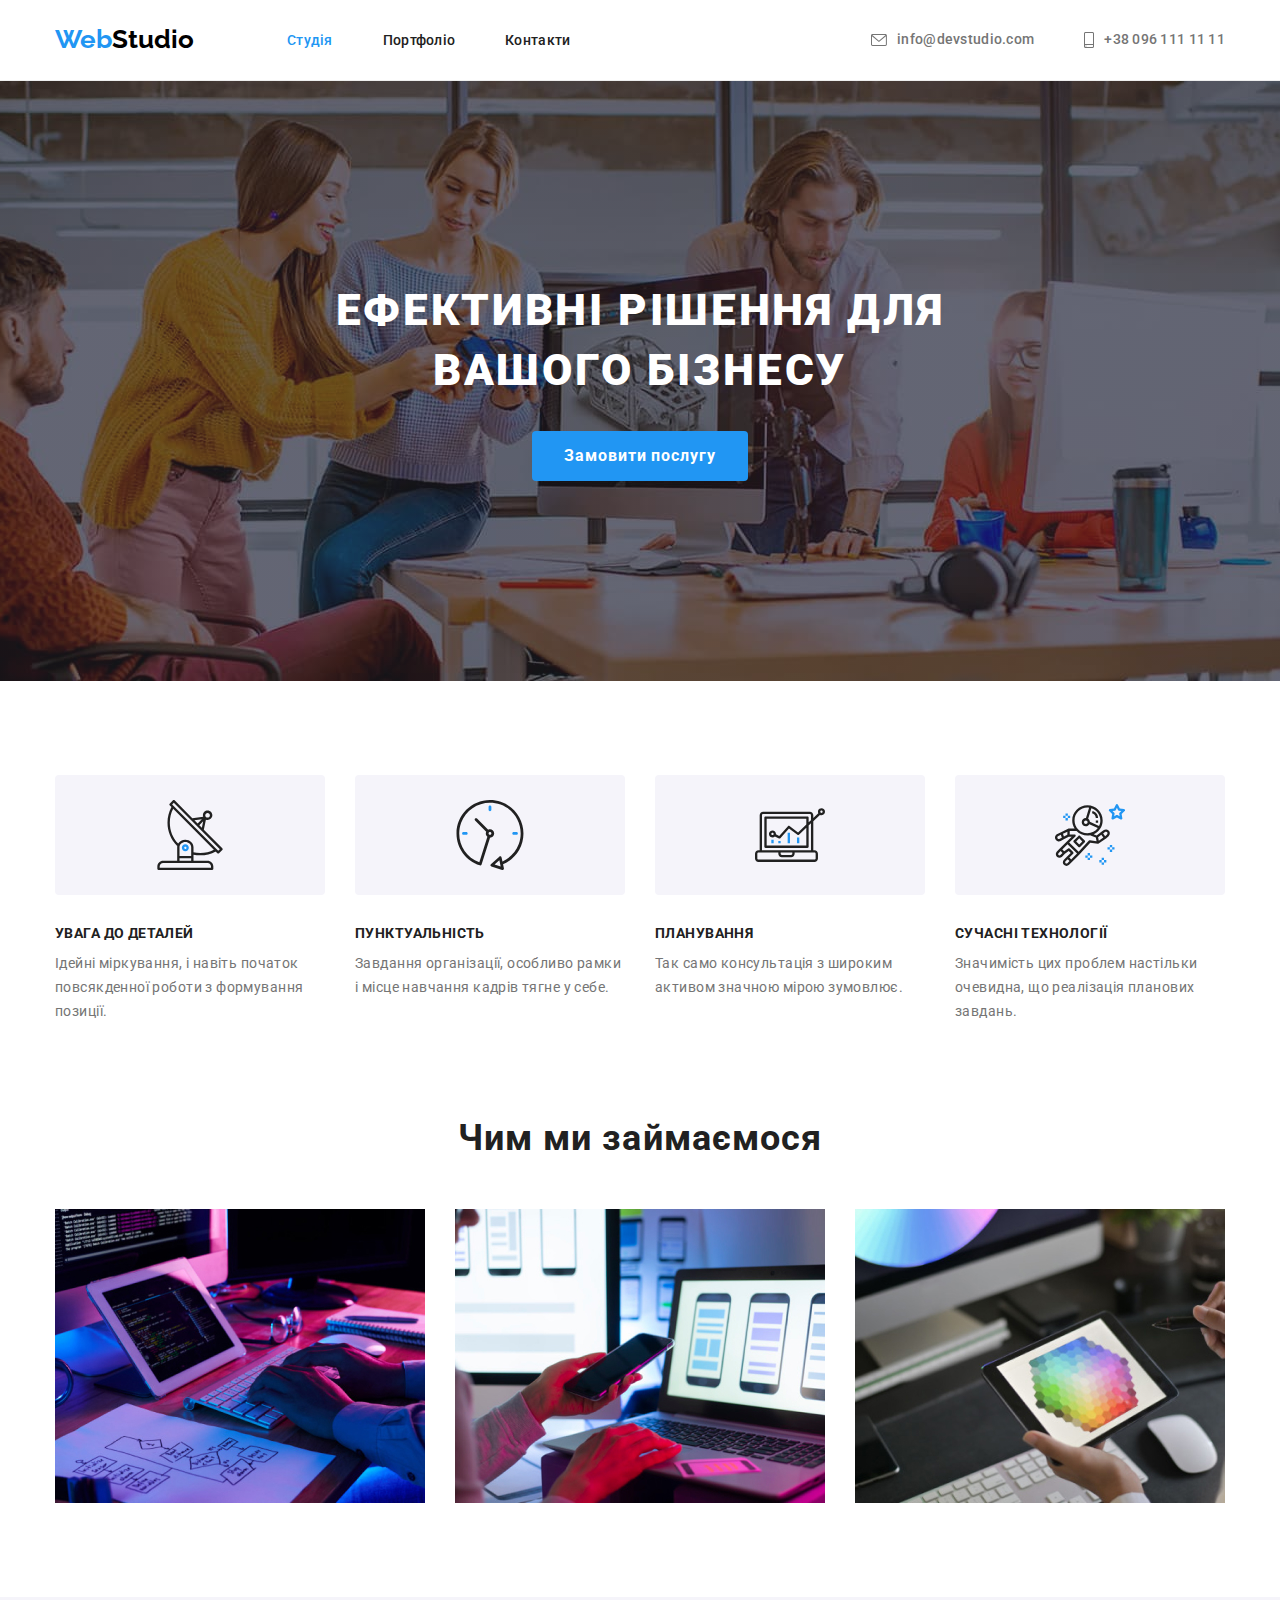
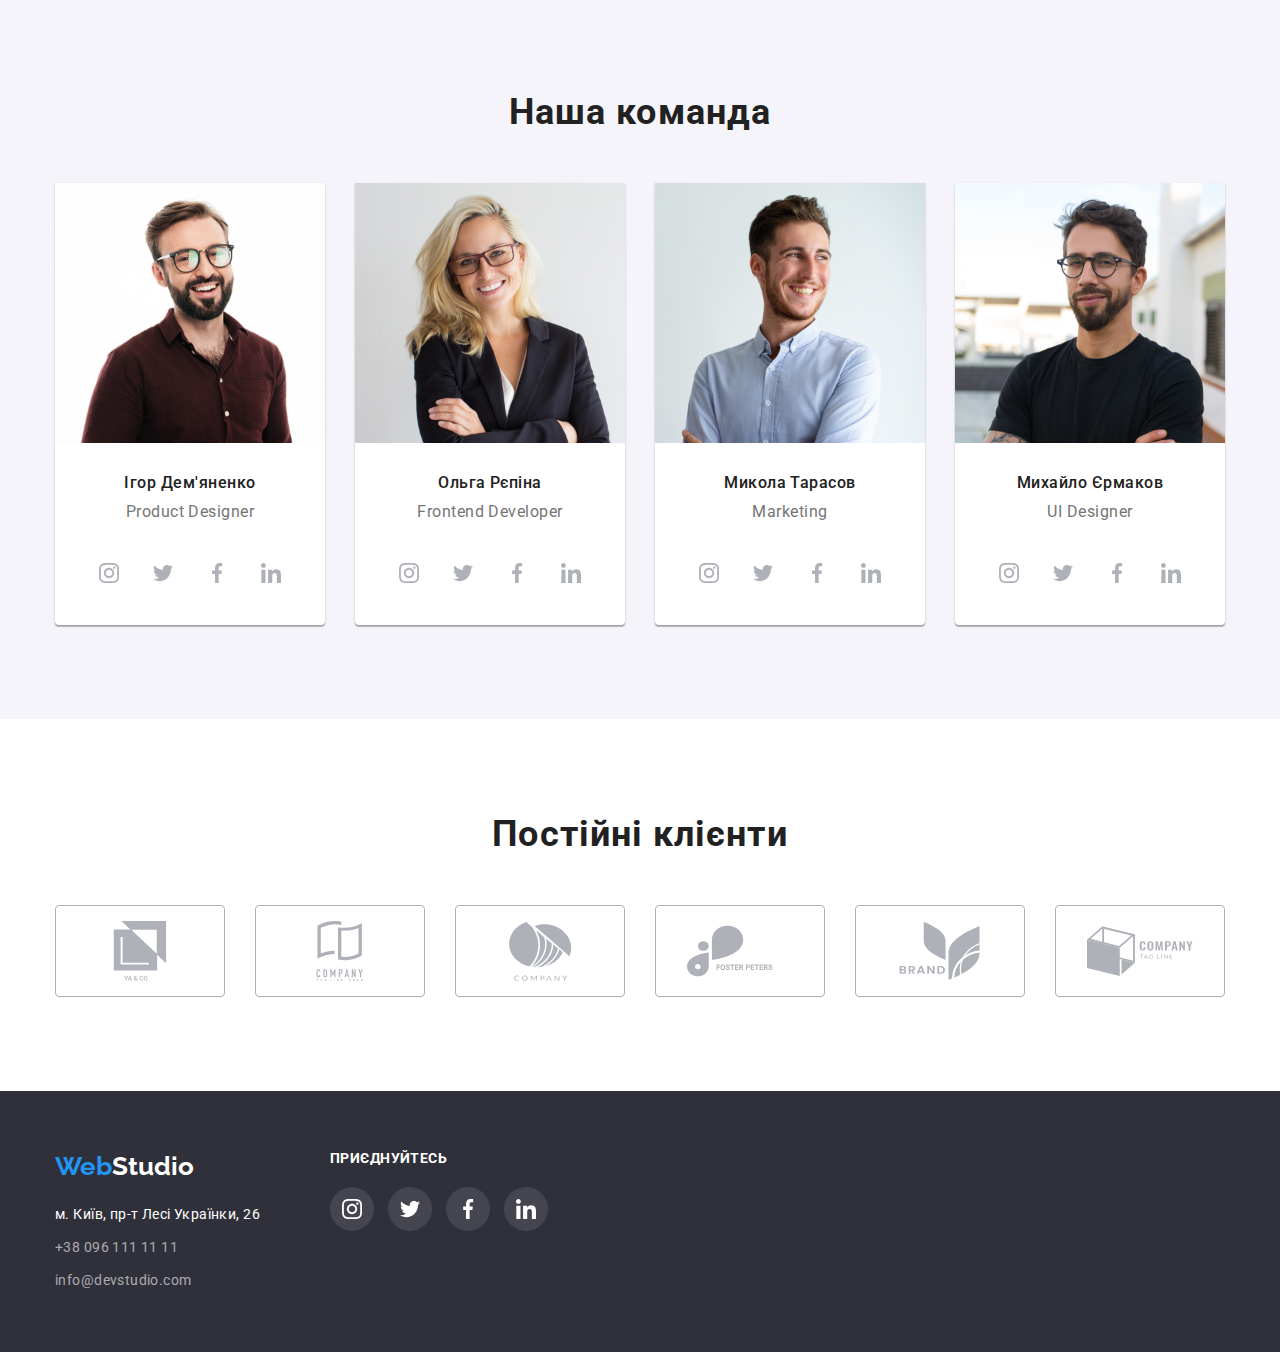
<file: index.html>
<!DOCTYPE html>
<html lang="uk">

<head>
    <meta charset="UTF-8">
    <meta http-equiv="X-UA-Compatible" content="IE=edge">
    <meta name="viewport" content="width=device-width, initial-scale=1.0">
    <title>WebStudio</title>
    <link rel="preconnect" href="https://fonts.googleapis.com">
    <link rel="preconnect" href="https://fonts.gstatic.com" crossorigin>
    <link
        href="https://fonts.googleapis.com/css2?family=Raleway:wght@700&family=Roboto:wght@400;500;700;900&display=swap"
        rel="stylesheet">
    <link rel="stylesheet"
        href="https://cdnjs.cloudflare.com/ajax/libs/modern-normalize/1.1.0/modern-normalize.min.css" />
    <link rel="stylesheet" href="./css/styles.css">
</head>

<body>
    <header class="main-header">
        <div class="top conteiner">
            <nav class="navigation">
                <a href="./index.html" class="header-logo">
                    <span class="header-logo-blue">Web</span>Studio
                </a>
                <ul class="navigation-list">
                    <li class="item"> <a href="./index.html" class="navigation-item-current">Студія</a></li>

                    <li class="item"> <a href="./portfolio.html" class="navigation-item">Портфоліо</a></li>

                    <li class="item"> <a href="./index.html" class="navigation-item">Контакти</a></li>
                </ul>
            </nav>
            <ul class="contact-list">
                <li class="item">
                    <a href="mailto:info@devstudio.com" class="contact-item"><svg class="icon" width="16" height="12">
                            <use href="./images/icons.svg#icon-envelope"></use>
                        </svg>info@devstudio.com</a>
                </li>
                <li class="item">
                    <a href="tel:+380961111111" class="contact-item"><svg class="icon" width="10" height="16">
                            <use href="./images/icons.svg#icon-smartphone"></use>
                        </svg>+38 096 111 11 11</a>
                </li>
            </ul>
        </div>
    </header>
    <main>
        <section class="hero">
            <div class="conteiner">
                <h1 class="hero-title">Ефективні рішення для вашого бізнесу</h1>
                <button type="button" class="btn">Замовити послугу</button>
            </div>
        </section>
        <section class="plan">
            <div class="conteiner">
                <h2 class="features-title">Наші переваги</h2>
                <ul class="features-list">
                    <li class="item way">
                        <div class="way-card">
                            <svg class="icon-card" width="70" height="70">
                                <use href="./images/icons.svg#icon-antenna"></use>
                            </svg>
                        </div>
                        <h3 class="title">УВАГА ДО ДЕТАЛЕЙ</h3>
                        <p class="p-list">Ідейні міркування, і навіть початок повсякденної роботи з формування позиції.
                        </p>
                    </li>
                    <li class="item way">
                        <div class="way-card">
                            <svg class="icon-card" width="70" height="70">
                                <use href="./images/icons.svg#icon-clock"></use>
                            </svg>
                        </div>
                        <h3 class="title">ПУНКТУАЛЬНІСТЬ</h3>
                        <p class="p-list">Завдання організації, особливо рамки і місце навчання кадрів тягне у себе.</p>
                    </li>
                    <li class="item way">
                        <div class="way-card">
                            <svg class="icon-card" width="70" height="70">
                                <use href="./images/icons.svg#icon-diagram"></use>
                            </svg>
                        </div>
                        <h3 class="title">ПЛАНУВАННЯ</h3>
                        <p class="p-list">Так само консультація з широким активом значною мірою зумовлює.</p>
                    </li>
                    <li class="item way">
                        <div class="way-card">
                            <svg class="icon-card" width="70" height="70">
                                <use href="./images/icons.svg#icon-astronaut"></use>
                            </svg>
                        </div>
                        <h3 class="title">СУЧАСНІ ТЕХНОЛОГІЇ</h3>
                        <p class="p-list">Значимість цих проблем настільки очевидна, що реалізація планових завдань.</p>
                    </li>
                </ul>
            </div>
        </section>
        <section class="job">
            <div class="conteiner">
                <h2 class="section-title">Чим ми займаємося</h2>
                <ul class="list-job">
                    <li class="item">
                        <img src="./images/img1.jpg" alt="photo1" width="370" class="img">
                    </li>
                    <li class="item">
                        <img src="./images/img2.jpg" alt="photo2" width="370" class="img">
                    </li>
                    <li class="item">
                        <img src="./images/img3.jpg" alt="photo3" width="370" class="img">
                    </li>
                </ul>
            </div>
        </section>
        <section class="section com">
            <div class="conteiner com">
                <h2 class="section-title">Наша команда</h2>
                <ul class="list-workers">
                    <li class="team-item">
                        <img src="./images/photo1.jpg" alt="Product-Designer" width="270">
                        <h3 class="team-name">Ігор Дем'яненко</h3>
                        <p class="p-job">Product Designer</p>
                        <ul class="social-com">
                            <li><a href="" class="link">
                                    <svg class="icon-worker" width="20" height="20">
                                        <use href="./images/icons.svg#icon-instagram"></use>
                                    </svg></a></li>
                            <li><a href="" class="link">
                                    <svg class="icon-worker" width="20" height="20">
                                        <use href="./images/icons.svg#icon-twitter"></use>
                                    </svg></a></li>
                            <li><a href="" class="link">
                                    <svg class="icon-worker" width="20" height="20">
                                        <use href="./images/icons.svg#icon-facebook"></use>
                                    </svg></a></li>
                            <li><a href="" class="link">
                                    <svg class="icon-worker" width="20" height="20">
                                        <use href="./images/icons.svg#icon-linkedin"></use>
                                    </svg></a></li>
                        </ul>
                    </li>
                    <li class="team-item">
                        <img src="./images/photo2.jpg" alt="Frontend-Developer" width="270">
                        <h3 class="team-name">Ольга Рєпіна</h3>
                        <p class="p-job">Frontend Developer</p>
                        <ul class="social-com">
                            <li><a href="" class="link">
                                    <svg class="icon-worker" width="20" height="20">
                                        <use href="./images/icons.svg#icon-instagram"></use>
                                    </svg></a></li>
                            <li><a href="" class="link">
                                    <svg class="icon-worker" width="20" height="20">
                                        <use href="./images/icons.svg#icon-twitter"></use>
                                    </svg></a></li>
                            <li><a href="" class="link">
                                    <svg class="icon-worker" width="20" height="20">
                                        <use href="./images/icons.svg#icon-facebook"></use>
                                    </svg></a></li>
                            <li><a href="" class="link">
                                    <svg class="icon-worker" width="20" height="20">
                                        <use href="./images/icons.svg#icon-linkedin"></use>
                                    </svg></a></li>
                        </ul>
                    </li>
                    <li class="team-item">
                        <img src="./images/photo3.jpg" alt="Marketing" width="270">
                        <h3 class="team-name">Микола Тарасов</h3>
                        <p class="p-job">Marketing</p>
                        <ul class="social-com">
                            <li><a href="" class="link">
                                    <svg class="icon-worker" width="20" height="20">
                                        <use href="./images/icons.svg#icon-instagram"></use>
                                    </svg></a></li>
                            <li><a href="" class="link">
                                    <svg class="icon-worker" width="20" height="20">
                                        <use href="./images/icons.svg#icon-twitter"></use>
                                    </svg></a></li>
                            <li><a href="" class="link">
                                    <svg class="icon-worker" width="20" height="20">
                                        <use href="./images/icons.svg#icon-facebook"></use>
                                    </svg></a></li>
                            <li><a href="" class="link">
                                    <svg class="icon-worker" width="20" height="20">
                                        <use href="./images/icons.svg#icon-linkedin"></use>
                                    </svg></a></li>
                        </ul>
                    </li>
                    <li class="team-item">
                        <img src="./images/photo4.jpg" alt="UI-Designer" width="270">
                        <h3 class="team-name">Михайло Єрмаков</h3>
                        <p class="p-job">UI Designer</p>
                        <ul class="social-com">
                            <li><a href="" class="link">
                                    <svg class="icon-worker" width="20" height="20">
                                        <use href="./images/icons.svg#icon-instagram"></use>
                                    </svg></a></li>
                            <li><a href="" class="link">
                                    <svg class="icon-worker" width="20" height="20">
                                        <use href="./images/icons.svg#icon-twitter"></use>
                                    </svg></a></li>
                            <li><a href="" class="link">
                                    <svg class="icon-worker" width="20" height="20">
                                        <use href="./images/icons.svg#icon-facebook"></use>
                                    </svg></a></li>
                            <li><a href="" class="link">
                                    <svg class="icon-worker" width="20" height="20">
                                        <use href="./images/icons.svg#icon-linkedin"></use>
                                    </svg></a></li>
                        </ul>
                    </li>
                </ul>
            </div>
        </section>
        <section class="section">
            <div class="conteiner">
                <h2 class="section-title">Постійні клієнти</h2>
                <ul class="list clients">
                    <li class="item">
                        <a href="" class="link" aria-label="Ya & Co">
                            <svg class="icon-clients" width="106" height="60">
                                <use href="./images/icons.svg#icon-group-1"></use>
                            </svg></a>
                    </li>
                    <li class="item">
                        <a href="" class="link" aria-label="Ya & Co">
                            <svg class="icon-clients" width="106" height="60">
                                <use href="./images/icons.svg#icon-group-2"></use>
                            </svg></a>
                    </li>
                    <li class="item">
                        <a href="" class="link" aria-label="Ya & Co">
                            <svg class="icon-clients" width="106" height="60">
                                <use href="./images/icons.svg#icon-group-3"></use>
                            </svg></a>
                    </li>
                    <li class="item">
                        <a href="" class="link" aria-label="Ya & Co">
                            <svg class="icon-clients" width="106" height="60">
                                <use href="./images/icons.svg#icon-group-4"></use>
                            </svg>
                        </a>
                    </li>
                    <li class="item">
                        <a href="" class="link" aria-label="Ya & Co">
                            <svg class="icon-clients" width="106" height="60">
                                <use href="./images/icons.svg#icon-group-5"></use>
                            </svg></a>
                    </li>
                    <li class="item">
                        <a href="" class="link" aria-label="Ya & Co">
                            <svg class="icon-clients" width="106" height="60">
                                <use href="./images/icons.svg#icon-group-6"></use>
                            </svg></a>
                    </li>
                </ul>
            </div>
        </section>
    </main>
    <footer class="footer">
        <div class="conteiner footer-social">
            <div logo-list>
                <a href="./index.html" class="logo-footer"><span class="header-logo-blue">Web</span>Studio</a>
                <address class="address-footer">
                    <ul class="contact-list-footer">
                        <li class="contact-item-address"> <a href="https://goo.gl/maps/39dMw2ZDidqWWx287"
                                class="footer-link-address">м. Київ, пр-т Лесі Українки, 26</a>
                        </li>
                        <li class="contact-item-footer">
                            <a href="tel:+380961111111" class="footer-link">+38 096 111 11 11</a>
                        </li>
                        <li class="contact-item-footer">
                            <a href="mailto:info@devstudio.com" class="footer-link">info@devstudio.com</a>
                        </li>
                    </ul>
            </div>
            <div class="socials-footer">
                <p class="title">Приєднуйтесь</p>
                <ul class="list">
                    <li class="item">
                        <a href="" class="link">
                            <svg class="icon-footer" width="20" height="20">
                                <use href="./images/icons.svg#icon-instagram"></use>
                            </svg></a>
                    </li>
                    <li class="item">
                        <a href="" class="link">
                            <svg class="icon-footer" width="20" height="20">
                                <use href="./images/icons.svg#icon-twitter"></use>
                            </svg></a>
                    </li>
                    <li class="item">
                        <a href="" class="link">
                            <svg class="icon-footer" width="20" height="20">
                                <use href="./images/icons.svg#icon-facebook"></use>
                            </svg></a>
                    </li>
                    <li class="item">
                        <a href="" class="link">
                            <svg class="icon-footer" width="20" height="20">
                                <use href="./images/icons.svg#icon-linkedin"></use>
                            </svg></a>
                    </li>
                </ul>
            </div>
            </address>
        </div>
    </footer>
</body>

</html>
</file>
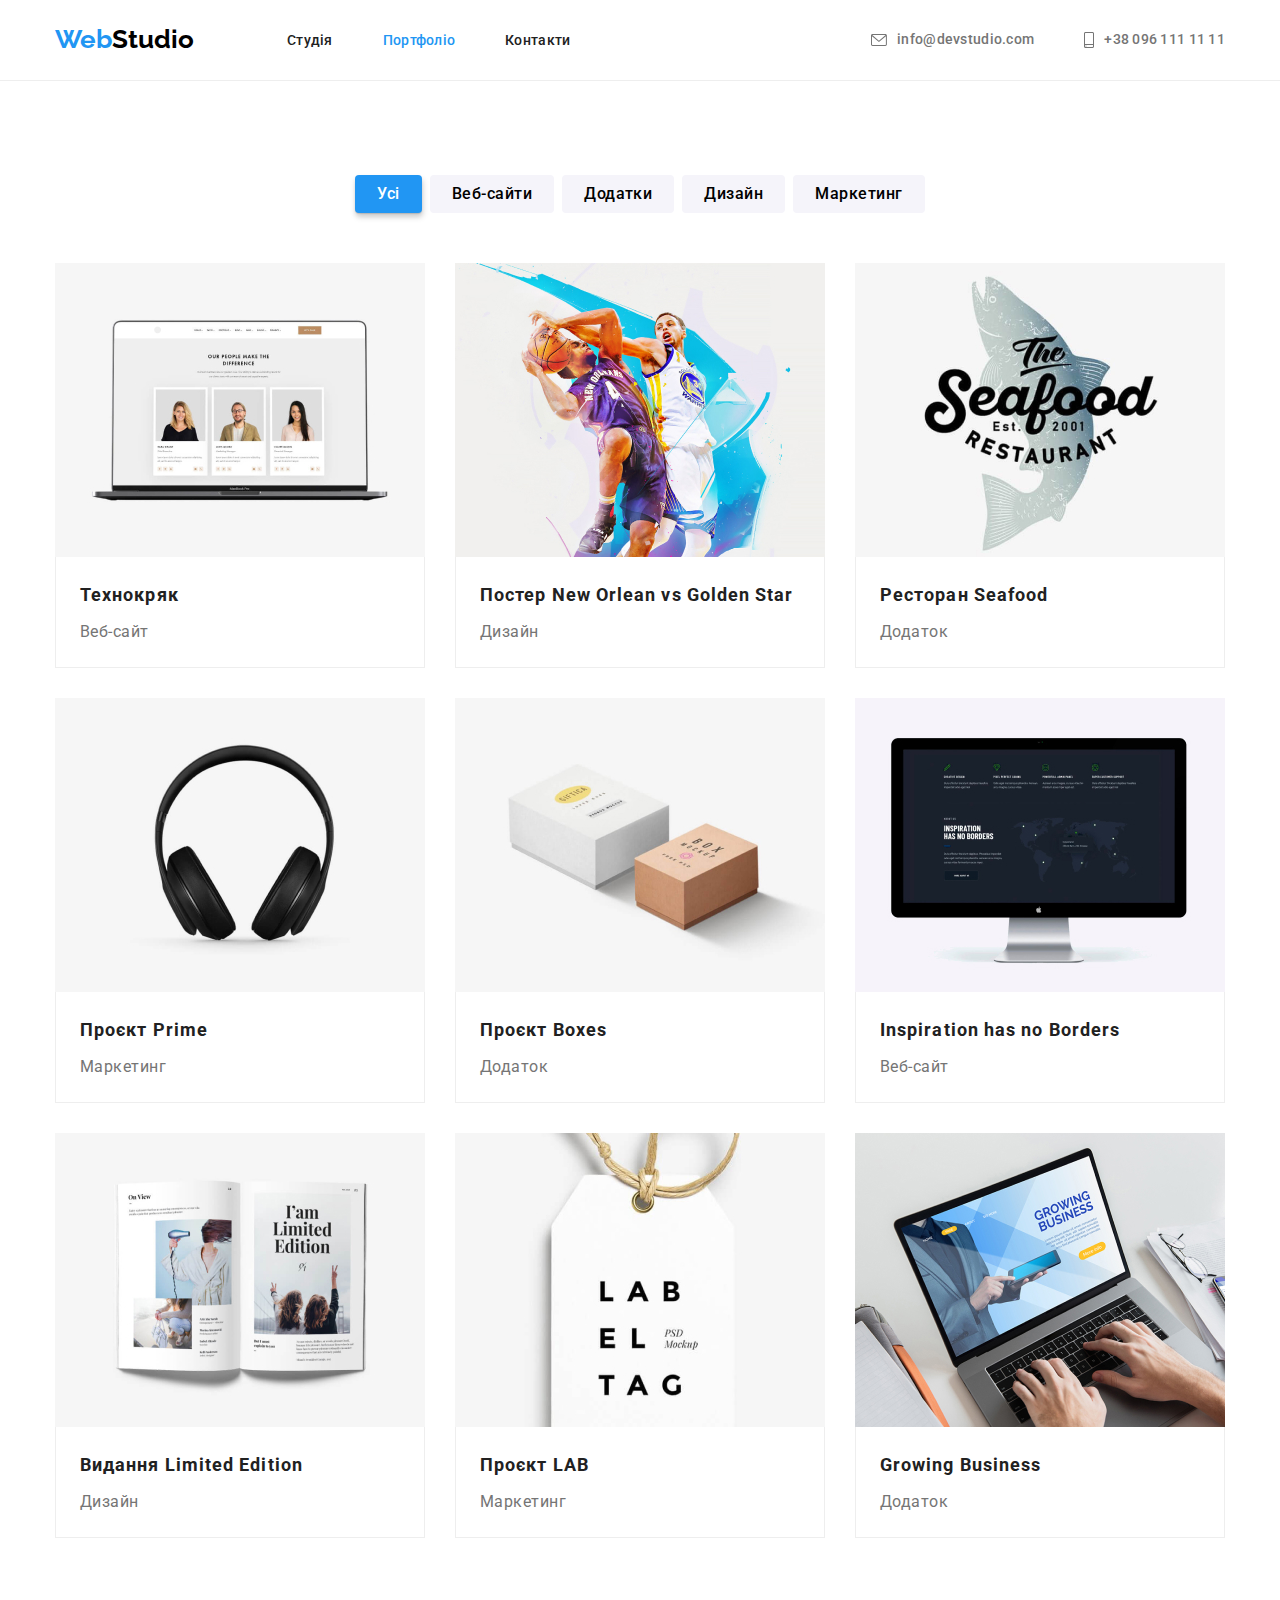
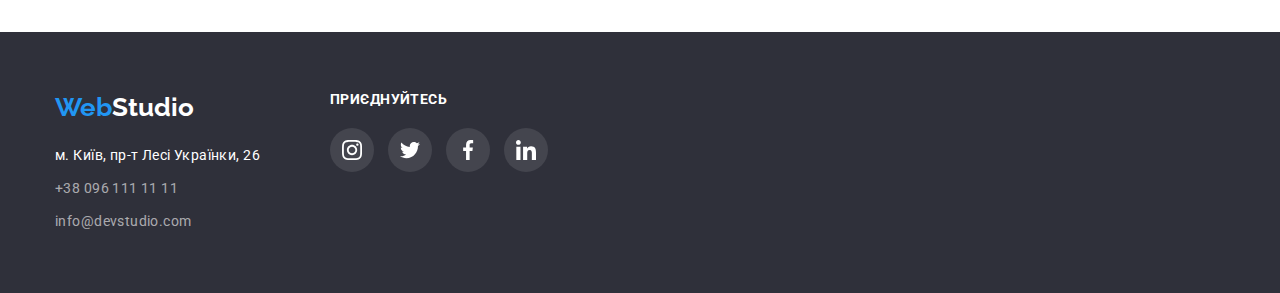
<file: portfolio.html>
<!DOCTYPE html>
<html lang="uk">

<head>
    <meta charset="UTF-8">
    <meta http-equiv="X-UA-Compatible" content="IE=edge">
    <meta name="viewport" content="width=device-width, initial-scale=1.0">
    <title>Portfolio</title>
    <link rel="preconnect" href="https://fonts.googleapis.com">
    <link rel="preconnect" href="https://fonts.gstatic.com" crossorigin>
    <link
        href="https://fonts.googleapis.com/css2?family=Raleway:wght@700&family=Roboto:wght@400;500;700;900&display=swap"
        rel="stylesheet">
    <link rel="stylesheet"
        href="https://cdnjs.cloudflare.com/ajax/libs/modern-normalize/1.1.0/modern-normalize.min.css" />
    <link rel="stylesheet" href="./css/styles.css">
</head>

<body>
    <header class="main-header">
        <div class="top conteiner">
            <nav class="navigation">
                <a href="./index.html" class="header-logo">
                    <span class="header-logo-blue">Web</span>Studio
                </a>
                <ul class="navigation-list">
                    <li class="item"> <a href="./index.html" class="navigation-item">Студія</a></li>

                    <li class="item"> <a href="./portfolio.html" class="navigation-item-current">Портфоліо</a></li>

                    <li class="item"> <a href="./index.html" class="navigation-item">Контакти</a></li>
                </ul>
            </nav>
            <ul class="contact-list">
                <li class="item">
                    <a href="mailto:info@devstudio.com" class="contact-item"><svg class="icon" width="16" height="12">
                            <use href="./images/icons.svg#icon-envelope"></use>
                        </svg>info@devstudio.com</a>
                </li>
                <li class="item">
                    <a href="tel:+380961111111" class="contact-item"><svg class="icon" width="10" height="16">
                            <use href="./images/icons.svg#icon-smartphone"></use>
                        </svg>+38 096 111 11 11</a>
                </li>
            </ul>
        </div>
    </header>
    <main>
        <section class="gallery">
            <div class="conteiner">
                <h2 class="gallery-title">Наше портфоліо</h2>
                <ul class="filter">
                    <li class="item"> <button type="button" class="filter-btn current">Усі</button></li>
                    <li class="item"> <button type="button" class="filter-btn">Веб-сайти</button></li>
                    <li class="item"> <button type="button" class="filter-btn">Додатки</button></li>
                    <li class="item"> <button type="button" class="filter-btn">Дизайн</button></li>
                    <li class="item"> <button type="button" class="filter-btn">Маркетинг</button></li>
                </ul>
                    <ul class="gallery-list">
                        <li class="item-card"> <a href="#" class="item-card-link">
                            <img src="./images/portfolio1.jpg" alt="portfolio1" width="370">
                            <div class="content-item">
                                <h2 class="title-port">Технокряк</h2>
                                <p class="text-port">Веб-сайт</p>
                            </div>
                            </a>
                        </li>
                        <li class="item-card"> <a href="#" class="item-card-link">
                            <img src="./images/portfolio2.jpg" alt="portfolio2" width="370">
                            <div class="content-item">
                                <h2 class="title-port">Постер New Orlean vs Golden Star</h2>
                                <p class="text-port">Дизайн</p>
                            </div>
                            </a>
                        </li>
                        <li class="item-card"> <a href="#" class="item-card-link">
                            <img src="./images/portfolio3.jpg" alt="portfolio3" width="370">
                            <div class="content-item">
                                <h2 class="title-port">Ресторан Seafood</h2>
                                <p class="text-port">Додаток</p>
                            </div>
                            </a>
                        </li>
                        <li class="item-card"> <a href="#" class="item-card-link">
                            <img src="./images/portfolio4.jpg" alt="portfolio4" width="370">
                            <div class="content-item">
                                <h2 class="title-port">Проєкт Prime</h2>
                                <p class="text-port">Маркетинг</p>
                            </div>
                            </a>
                        </li>
                        <li class="item-card"> <a href="#" class="item-card-link">
                            <img src="./images/portfolio5.jpg" alt="portfolio5" width="370">
                            <div class="content-item">
                                <h2 class="title-port">Проєкт Boxes</h2>
                                <p class="text-port">Додаток</p>
                            </div>
                            </a>
                        </li>
                        <li class="item-card"> <a href="#" class="item-card-link">
                            <img src="./images/portfolio6.jpg" alt="portfolio6" width="370">
                            <div class="content-item">
                                <h2 class="title-port">Inspiration has no Borders</h2>
                                <p class="text-port">Веб-сайт</p>
                            </div>
                            </a>
                        </li>
                        <li class="item-card"> <a href="#" class="item-card-link">
                            <img src="./images/portfolio7.jpg" alt="portfolio7" width="370">
                            <div class="content-item">
                                <h2 class="title-port">Видання Limited Edition</h2>
                                <p class="text-port">Дизайн</p>
                                </a>
                            </div>
                        </li>
                        <li class="item-card"> <a href="#" class="item-card-link">
                            <img src="./images/portfolio8.jpg" alt="portfolio8" width="370">
                            <div class="content-item">
                                <h2 class="title-port">Проєкт LAB</h2>
                                <p class="text-port">Маркетинг</p>
                            </div>
                            </a>
                        </li>
                        <li class="item-card"> <a href="#" class="item-card-link">
                            <img src="./images/portfolio9.jpg" alt="portfolio9" width="370">
                            <div class="content-item">
                                <h2 class="title-port">Growing Business</h2>
                                <p class="text-port">Додаток</p>
                            </div>
                            </a>
                        </li>
                    </ul>
            </div>
        </section>
    </main>
    <footer class="footer">
        <div class="conteiner footer-social">
            <div logo-list>
                <a href="./index.html" class="logo-footer"><span class="header-logo-blue">Web</span>Studio</a>
                <address class="address-footer">
                    <ul class="contact-list-footer">
                        <li class="contact-item-address"> <a href="https://goo.gl/maps/39dMw2ZDidqWWx287"
                                class="footer-link-address">м. Київ, пр-т Лесі Українки, 26</a>
                        </li>
                        <li class="contact-item-footer">
                            <a href="tel:+380961111111" class="footer-link">+38 096 111 11 11</a>
                        </li>
                        <li class="contact-item-footer">
                            <a href="mailto:info@devstudio.com" class="footer-link">info@devstudio.com</a>
                        </li>
                    </ul>
            </div>
            <div class="socials-footer">
                <p class="title">Приєднуйтесь</p>
                <ul class="list">
                    <li class="item">
                        <a href="" class="link">
                            <svg class="icon-footer" width="20" height="20">
                                <use href="./images/icons.svg#icon-instagram"></use>
                            </svg></a>
                    </li>
                    <li class="item">
                        <a href="" class="link">
                            <svg class="icon-footer" width="20" height="20">
                                <use href="./images/icons.svg#icon-twitter"></use>
                            </svg></a>
                    </li>
                    <li class="item">
                        <a href="" class="link">
                            <svg class="icon-footer" width="20" height="20">
                                <use href="./images/icons.svg#icon-facebook"></use>
                            </svg></a>
                    </li>
                    <li class="item">
                        <a href="" class="link">
                            <svg class="icon-footer" width="20" height="20">
                                <use href="./images/icons.svg#icon-linkedin"></use>
                            </svg></a>
                    </li>
                </ul>
            </div>
            </address>
        </div>
    </footer>
</body>

</html>
</file>
<file: css/styles.css>
:root {
    --prmary-text-color: #757575;
    --title-text-color: #212121;
    --accent-color: #2196f3;
    --white-color: #ffffff;
    --black-color: #000000;
    --bg-main-color: #f5f5f5;
    --bg-our-color: #f5f4fa;
    --bg-footer-color: #2f303a;
    
    --footer-address-rgba: rgba(255, 255, 255, .6);
    
    --border: #eeeeee;
    --border-bottom: #ececec;
    --borders: #afb1b8;
    --background: rgba(255, 255, 255, .1);
    
    --gradient: rgba(47, 48, 58, 0.4);
    
    --shadow: rgba(0, 0, 0, 0.15);
}

body {
    color: var(--prmary-text-color);
    font-family: 'Roboto', sans-serif;
}

h1,
h2,
h3,
h4,
h5,
h6 {
    margin: 0;
}

ul {
    padding: 0;
    margin: 0;
}

p {
    margin: 0;
}

img {
    display: block;
    max-width: 100%;
    height: auto;
}

.section {
    padding-top: 94px;
    padding-bottom: 94px;
}

.conteiner {
    width: 1200px;
    margin-left: auto;
    margin-right: auto;
    padding-left: 15px;
    padding-right: 15px;
}

.plan {
    padding-top: 94px;
    padding-bottom: 94px;
}

.top {
    display: flex;
    align-items: center;
}

.main-header {
    border-bottom: 1px solid var(--border);
}

.header-logo {
    display: block;
    padding: 24px 0;
    color: var(--black-color);
    font-family: 'Raleway', sans-serif;
    font-weight: 700;
    font-size: 26px;
    line-height: 1.19;
    text-decoration-line: none;
}

.header-logo-blue {
    color: var(--accent-color);
}

.navigation {
    display: flex;
}


.navigation-list {
    list-style: none;
    display: flex;
    margin-left: 93px;
}

.navigation-item-current {
    font-style: normal;
    font-weight: 500;
    font-size: 14px;
    line-height: 16px;
    letter-spacing: 0.02em;
    color: var(--accent-color);
    text-decoration-line: none;
    display: block;
    padding: 32px 0;
}

.navigation-item-port {
    font-style: normal;
    font-weight: 500;
    font-size: 14px;
    line-height: 16px;
    letter-spacing: 0.02em;
    color: var(--title-text-color);
    text-decoration-line: none;
    display: block;
    padding: 32px 0;
    margin-left: 93px;
}

.navigation-item-port:hover,
.navigation-item-port:focus {
    color: var(--accent-color);
}

.navigation-item-current:hover,
.navigation-item-current:focus {
    color: var(--accent-color);
}

.navigation-item {
    font-style: normal;
    font-weight: 500;
    font-size: 14px;
    line-height: 16px;
    letter-spacing: 0.02em;
    color: var(--title-text-color);
    text-decoration-line: none;
    display: block;
    padding: 32px 0;
}

.navigation-item-current-port {
    font-style: normal;
    font-weight: 500;
    font-size: 14px;
    line-height: 16px;
    letter-spacing: 0.02em;
    color: var(--accent-color);
    text-decoration-line: none;
    display: block;
    padding: 32px 0;
}

.navigation-list .item+.item {
    margin-left: 50px;
}

.navigation-item:hover,
.navigation-item:focus {
    color: var(--accent-color);
}

.contact-list {
    list-style: none;
    display: flex;
    margin-left:auto;
    gap: 50px;
}

.contact-item {
    color: var(--prmary-text-color);
    font-weight: 500;
    font-size: 14px;
    line-height: 1.14;
    letter-spacing: 0.02em;
    text-decoration-line: none;
    display: flex;
    padding: 32px 0;
    align-items: center;
}

.contact-item:hover,
.contact-item:focus {
    color: var(--accent-color);
}

.item .contact-list {
    margin: auto 10px auto auto;
    display: flex;
}

.icon {
    fill: currentColor;
    margin-right: 10px;
}



.hero {
    background-image: linear-gradient(var(--gradient),
    var(--gradient)), url(../images/background-image.jpg);
    background-color: var(--bg-footer-color);
    padding: 200px 0;
    max-width: 1600px;
    min-height: 600px;
    background-repeat: no-repeat;
    background-position: center;
    background-size: cover;
    margin-left: auto;
    margin-right: auto;
}  

.hero .container {
    width: 696px;
}

.hero-title {
    font-weight: 900;
    font-size: 44px;
    line-height: 1.3636;
    text-align: center;
    letter-spacing: 0.06em;
    text-transform: uppercase;
    color: var(--white-color);
    width: 696px;
    margin: 0 auto 30px;
}

.btn {
    color: var(--white-color);
    background-color: var(--accent-color);
    font-family: inherit;
    font-style: normal;
    font-weight: 700;
    font-size: 16px;
    line-height: 1.88;
    align-items: center;
    text-align: center;
    letter-spacing: 0.06em;
    cursor: pointer;
    display: block;
    border: 0;
    padding: 10px 32px;
    margin: 0 auto;
    border-radius: 4px;
    box-shadow: var(--shadow);
}

.btn:hover,
.btn:focus {
    background-color: #188CE8;
}

.features-title {
    display: none;
}


.conteiner .features-list {
    display: flex;
}

.features-title {
    margin-bottom: 50px;
    color: var(--title-text-color);
    font-weight: 700;
    font-size: 36px;
    line-height: 1.17;
    text-align: center;
    letter-spacing: 0.03em;
}

.features-list {
    list-style: none;
    gap: 30px;
}

.title {
    font-style: normal;
    font-weight: 700;
    font-size: 14px;
    line-height: 16px;
    letter-spacing: 0.03em;
    text-transform: uppercase;
    color: var(--title-text-color);
    margin-bottom: 10px;
}

.p-list {
    font-style: normal;
    font-weight: 400;
    font-size: 14px;
    line-height: 24px;
    letter-spacing: 0.03em;
    color: var(--prmary-text-color);
}

.list .way {
    width: 270px;
    margin-right: 30px;
}

.list .way:last-child {
    margin-right: 0;
}

.item .way-card {
    display: inline-flex;
    width: 270px;
    height: 120px;
    margin-bottom: 30px;
    background-color: var(--bg-our-color);
    border-radius: 4px;
    align-items: center;
    justify-content: center;
}

.icon-card {
    display: block;
    margin: auto;
    text-align: center;
}

.features-list .item {
    flex-basis: auto;
    width: 270px;
}

.features-list .item :last-child {
    margin: 0;
}

.job {
padding-bottom: 94px;
}


.list-job {
    display: flex;
    list-style: none;
    gap: 30px;
}



.section-title {
    font-style: normal;
    font-weight: 700;
    font-size: 36px;
    line-height: 42px;
    text-align: center;
    letter-spacing: 0.03em;
    color: var(--title-text-color);
    margin-bottom: 50px;
}


.section.com {
    background-color: var(--bg-our-color);
}

.item.com {
width: 270px;
background-color: var(--white-color);
border-radius: 0px 0px 4px 4px;
}

.list-workers {
    list-style: none;
    display: flex;
    align-items: center;
}

.team-item {
    background: var(--white-color);
    box-shadow: 0px 1px 3px rgba(0, 0, 0, 0.12),
        0px 1px 1px rgba(0, 0, 0, 0.14),
        0px 2px 1px rgba(0, 0, 0, 0.2);
    text-align: center;
    border-radius: 0px 0px 4px 4px;
    margin-right: 30px;
}

.team-item:last-child {
    margin-right: 0px;
}

.team-name {
    font-style: normal;
    font-weight: 500;
    font-size: 16px;
    line-height: 19px;
    letter-spacing: 0.03em;
    color: var(--title-text-color);
    text-align: center;
    padding-top: 30px;
    margin-bottom: 10px;
}

.p-job {
    font-style: normal;
    font-weight: 400;
    font-size: 16px;
    line-height: 19px;
    text-align: center;
    letter-spacing: 0.03em;
    color: var(--prmary-text-color);
    padding-bottom: 30px;
}

.social-com {
    display: flex;
    gap: 10px;
    list-style: none;
    justify-content: center;
    align-items: center;
    padding-bottom: 30px;
}

.list-workers .link {
    display: inline-flex;
        fill: var(--borders);
        width: 44px;
        height: 44px;
        border-radius: 50%;
        align-items: center;
        justify-content: center;
}

.social-com .link:hover,
.social-com .link:focus {
    background-color: var(--accent-color);
    fill: var(--white-color);
}

.clients {
    align-items: center;
    justify-content: center;
    display: flex;
    list-style: none;
}

.clients .link {
    display: inline-flex;
    justify-content: center;
    align-items: center;
    width: 170px;
    height: 92px;
    color: var(--borders);
    border: 1px solid currentColor;
    border-radius: 4px;
}

.clients .item .link:hover,
.clients .item .link:focus {
    border-color: var(--accent-color);
    color: var(--accent-color);
}

.clients .item+.item {
    margin-left: 30px;
}
.icon-clients {
    fill: currentColor;
}

.footer {
    background: var(--bg-footer-color);
    padding-top: 60px;
    padding-bottom: 60px;
}

.socials-footer {
}

.logo-footer {
    color: var(--white-color);
    font-family: 'Raleway', sans-serif;
    font-weight: 700;
    font-size: 26px;
    line-height: 1.19;
    text-decoration-line: none;
    display: block;
    margin-bottom: 20px;
}

.contact-list-footer {
    list-style: none;
    display: flex;
    flex-direction: column;
    gap: 9px;
}

.contact-item-address {
    font-style: normal;
    font-weight: 400;
    font-size: 14px;
    line-height: 24px;
    letter-spacing: 0.03em;
    color: var(--white-color);
}


.contact-item-footer {
    font-style: normal;
    font-weight: 400;
    font-size: 14px;
    line-height: 24px;
    letter-spacing: 0.03em;
}

.footer-link-address {
    text-decoration-line: none;
    color: var(--white-color);
}

.footer-link-address:hover,
.footer-link-address:focus {
    color: var(--accent-color);
}

.footer-link {
    text-decoration-line: none;
    color: var(--footer-address-rgba);
}


.footer-link:hover,
.footer-link:focus {
    color: var(--white-color);
}


.footer-social .list {
    list-style: none;
    color: var(--white-color);
}



.footer-social .title {
    margin-bottom: 20px;
    color: var(--white-color);
    font-weight: 700;
    font-size: 14px;
    line-height: 1.14;
    letter-spacing: 0.03em;
    text-transform: uppercase;
}

.footer-social {
    display: flex;
}

.socials-footer {
margin-left: 70px;
}

.logo-list .socials-footer {
    display: inline-block;
}

.link {
    display: inline-flex;
    align-items: center;
    justify-content: center;
    border-radius: 50%;
    width: 44px;
    height: 44px;
    background-color: var(--background);
}

.footer-social .link:hover,
.footer-social .link:focus {
    background-color: var(--accent-color);
}

.footer-social .item+.item {
    margin-left: 10px;
}


.footer-social .icon-footer {
    fill: var(--white-color);
}

.footer-social .item {
    display: inline-flex;
    
}

.footer-social .icon-footer {
    margin: auto;
}

.icon-footer {
    display: flex;
    align-items: center;
    justify-content: center;
    fill: currentColor;
}
/* .................PORTFOLIO PAGE................. */

.gallery {
    padding: 94px 0;
}

.gallery-title {
    display: none;

}

.filter {
    list-style: none;
    display: flex;
}


.conteiner .filter {
    display: flex;
    margin-left: 0;
    margin-right: 0;
    margin-bottom: 50px;
    justify-content: center;
    gap: 8px;
}

.filter-btn {
    font-style: normal;
    font-weight: 500;
    font-size: 16px;
    line-height: 26px;
    text-align: center;
    letter-spacing: 0.03em;
    background: var(--bg-our-color);
    border-radius: 4px;
    border: 0;
    cursor: pointer;
    font-family: inherit;
    padding: 6px 22px;
}

.filter-btn.current,
.filter-btn:hover,
.filter-btn:focus {
    background-color: var(--accent-color);
    color: var(--white-color);
    box-shadow: 0px 1px 1px rgba(0, 0, 0, 0.12), 0px 4px 4px rgba(0, 0, 0, 0.06), 1px 4px 6px rgba(0, 0, 0, 0.16);
}


.port-img .content-item {
    padding: 20px 24px;
    
}

.content-item {
    border-bottom: 1px solid var(--border);
    border-left: 1px solid var(--border);
    border-right: 1px solid var(--border);
    padding: 20px 24px;
}

.item-card {margin-right: 30px;
    margin-bottom: 30px;
}

.port-img .gallery-list {
    flex-wrap: wrap;
    display: flex;
    
}


.item-card:nth-child(3n) {
    margin-right: 0px;
}

.item-card:nth-last-child(-n+3) {
    margin-bottom: 0;
}

.gallery-list {
    list-style: none;
    padding: 0px;
    flex-wrap: wrap;
    display: flex;
}

.item-card-link:hover,
.item-card-link:focus {
    box-shadow: 0px 1px 1px rgba(0, 0, 0, 0.12), 0px 4px 4px rgba(0, 0, 0, 0.06), 1px 4px 6px rgba(0, 0, 0, 0.16);
}

.item-card-link {
    text-decoration: none;
    display: block;
}

.title-port {
    color: var(--title-text-color);
    font-weight: 700;
    font-size: 18px;
    line-height: 2;
    letter-spacing: 0.06em;
    margin-bottom: 4px;
}

.text-port {
    font-style: normal;
    font-weight: 400;
    font-size: 16px;
    line-height: 30px;
    letter-spacing: 0.03em;
    color: var(--prmary-text-color);
}
</file>
